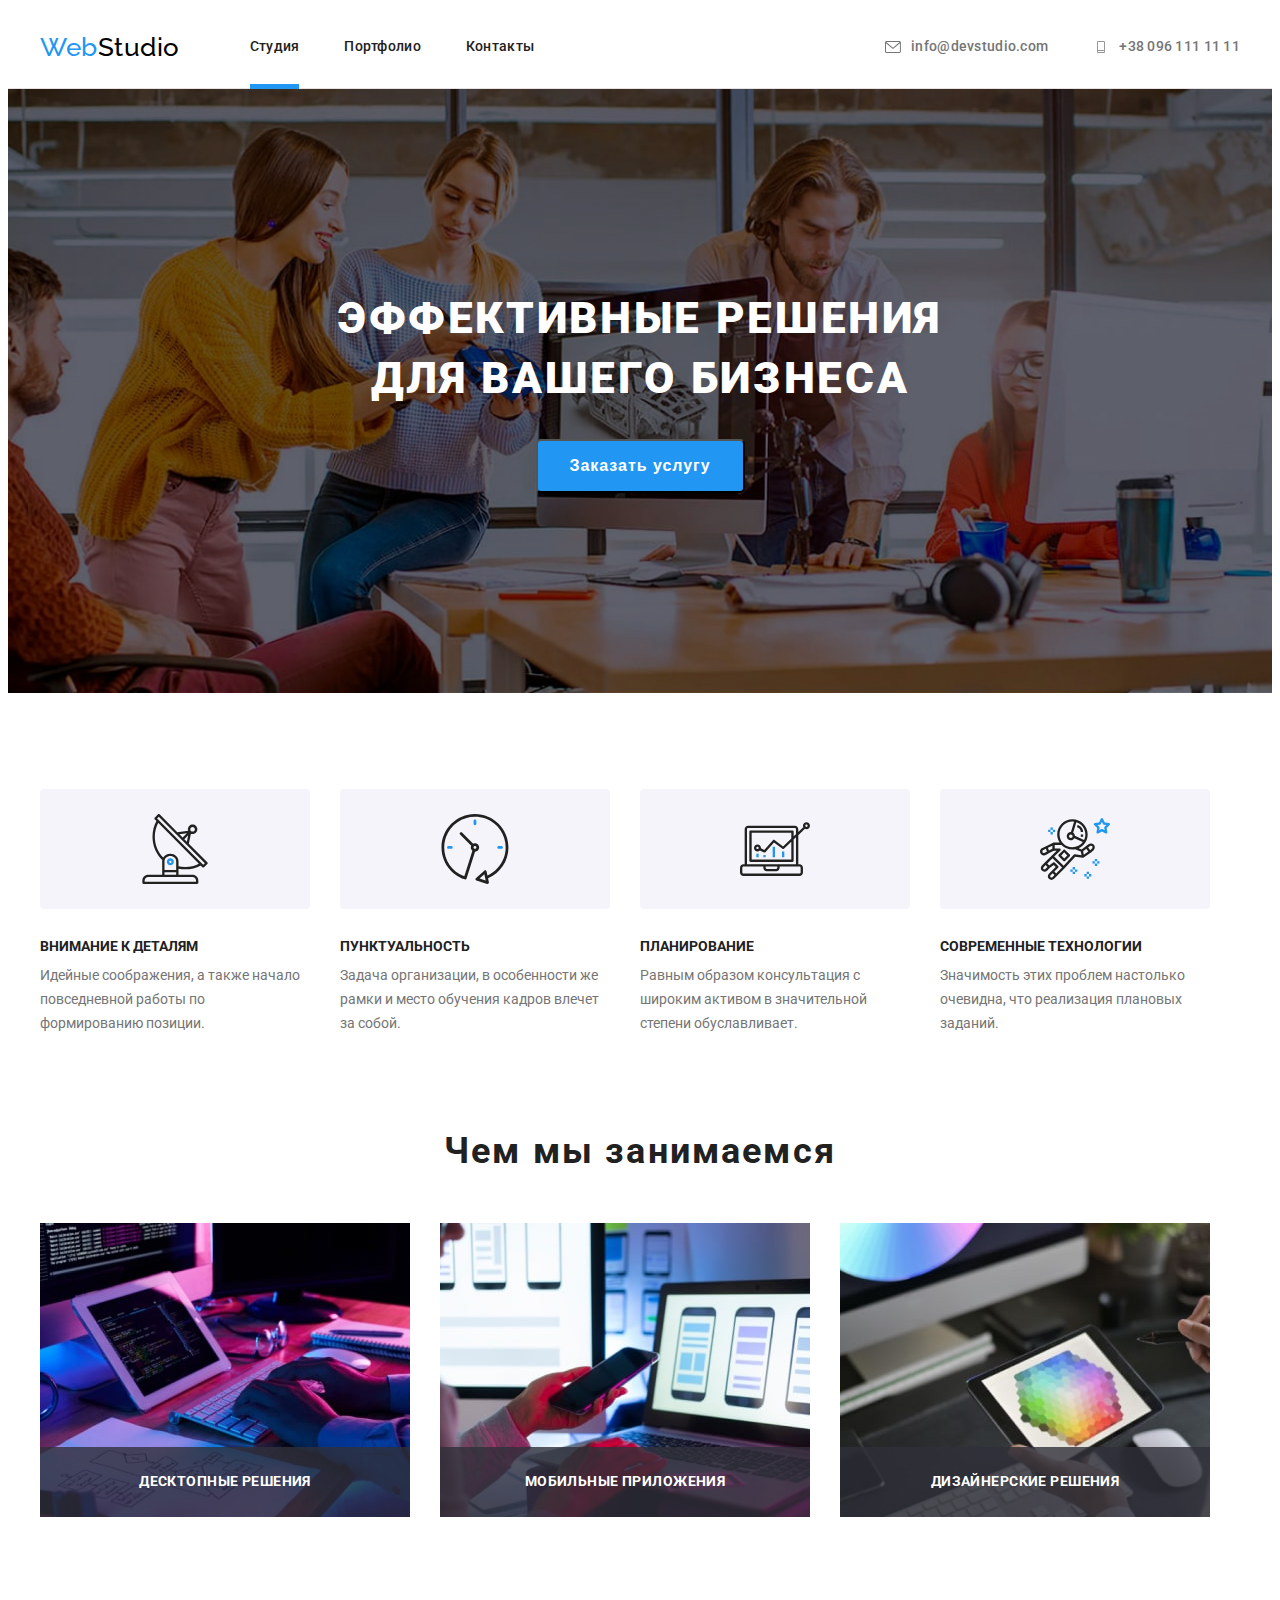
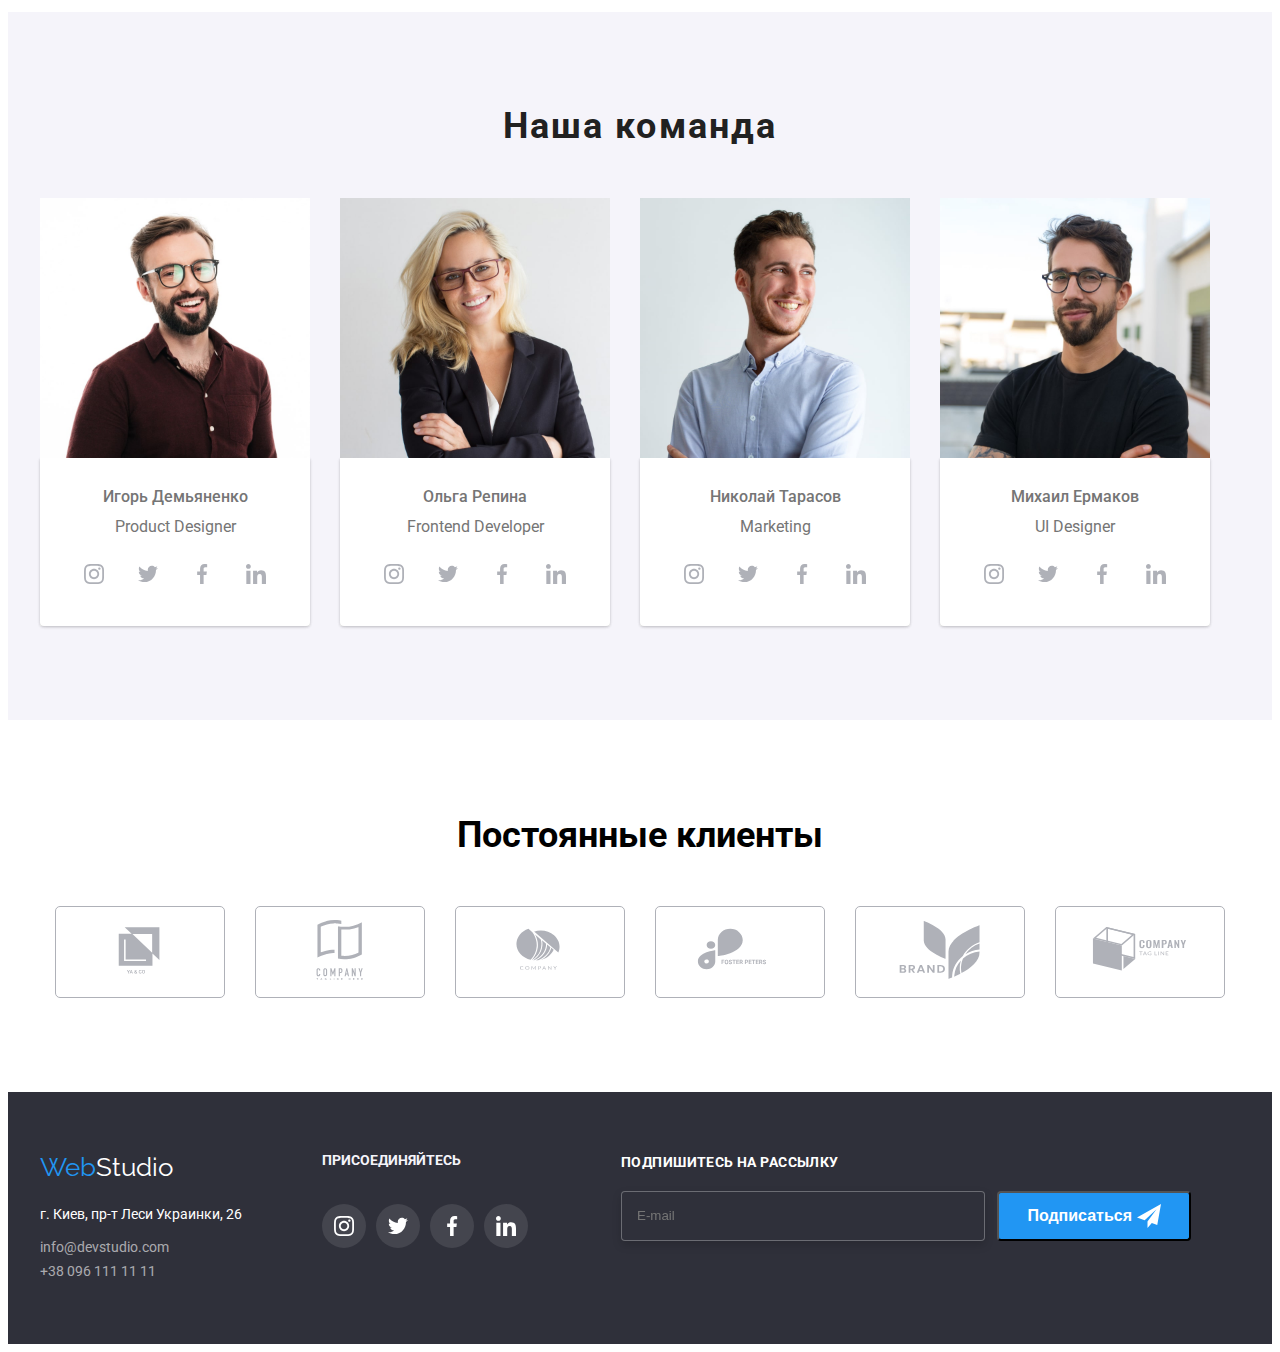
<file: index.html>
<!DOCTYPE html>
<html lang="ru">
<head>
    <meta charset="UTF-8">
    <meta http-equiv="X-UA-Compatible" content="IE=edge">
    <meta name="viewport" content="width=device-width, initial-scale=1.0">
    <title>Document</title>
    <link rel="preconnect" href="https://fonts.googleapis.com">
<link rel="preconnect" href="https://fonts.gstatic.com" crossorigin>
<link href="https://fonts.googleapis.com/css2?family=Raleway:wght@700&family=Roboto:wght@400;500;700;900&display=swap" rel="stylesheet">
<link rel="stylesheet" href="https://cdnjs.cloudflare.com/ajax/libs/modern-normalize/1.1.0/modern-normalize.min.css" integrity="sha512-wpPYUAdjBVSE4KJnH1VR1HeZfpl1ub8YT/NKx4PuQ5NmX2tKuGu6U/JRp5y+Y8XG2tV+wKQpNHVUX03MfMFn9Q==" crossorigin="anonymous" referrerpolicy="no-referrer" />
    <link rel="stylesheet" href="./css/style.css">
    <link rel="stylesheet" href="./css/main.min.css">
</head>
<body>
    <!--Шапка-->
    <header class="header">
       <div class="container headernav">
           <div class="site-navitems">
            <a href="" class="logo site-nav link"> <span class="span-logo">Web</span>Studio</a>
           </div>
          
            <nav class="navigation site-nav">
               <ul class="site-nav list">
                    <li class="site-navitems link underline"> <a href="./index.html" class="current-page linkheader link">Студия</a></li>
                    <li class="site-navitems link underline" >  <a href= "./portfolio.html" class=" linkheader link">Портфолио</a></li>
                    <li class="site-navitems link underline"> <a href="" class=" linkheader  link">Контакты</a></li>
               </ul>
            </nav>    
              <div class="contact site-nav">
                  <ul class="contact-nav list">
                      <li class="site-navitems tel"> 
                       
                          <a  href="mailto:info@devstudio.com" class="linkheader link">
                            <svg class="mail-icon" width="16" height="12"> 
                                <use href="./images/sprite.svg#envelope"></use>
                            </svg>
                              info@devstudio.com</a></li>
                      <li class="site-navitems tel">
                        
                           <a href="tel:+38096111111" class="linkheader link">
                            <svg class="phone-icon" width="16" height="12"> 
                                <use href="./images/sprite.svg#Vectorphone "></use>
                            </svg>
                               +38 096 111 11 11</a></li>
                  </ul>
               </div>
       </div>
      
    </header>
    <main>
        <!-- Секция заговолок-->
           <section class="section">
               <h1 class="main__title">Эффективные решения <br> для вашего бизнеса</h1>
               <button type="button" class="main__button"data-modal-open> Заказать услугу</button>
               <div class="modal__backdrop is-hidden"data-modal>
                   <div class="modal__form">
                       <button type="button" class="modal__btn-modal-close"data-modal-close>
                        <div>
                            <svg class="modal__description-icon" width="18" height="18"> 
                                <use href="./images/sprite.svg#close-black"></use>
                            </svg>
                         </div>
                       </button>
                       

                      <!-- Форма -->
                      <form action="" class="form">
                        <b>Оставте свои даные, мы вам перезвоним</b>
                          <ul class="form__info">
                              <li class="form__contact">
                                  <label class="form__label-form" for="name"> Имя</label>
                                  <input class="form__input-form" type="text" name="name" id="name">
                                  <svg class="form__icon-form" width="18" height="18">
                                      <use href="./images/sprite.svg#person"></use>
                                  </svg>
                                  
                              </li>
                              <li class="form__contact">
                                <label class="form__label-form" for="tel"> Телефон</label>
                                <input class="form__input-form" type="tel" name="tel" id="tel">
                                <svg class="form__icon-form" width="18" height="18">
                                    <use href="./images/sprite.svg#tel"></use>
                                </svg>
                              </li>
                              <li class="form__contact" >
                                <label class="form__label-form" for="email"> Почта</label>
                                <input class="form__input-form" type="email" name="email" id="email">
                                <svg class="form__icon-form" width="18" height="18">
                                    <use href="./images/sprite.svg#email"></use>
                                </svg>
                              </li>
                              <li class="form__contact" >
                                <label for="comment" class="form__label-form">Комментарий</label>
                                <textarea class="form__textarea" name="comment" id="comment" placeholder="Введите текст"></textarea>
                              </li>

                          </ul>

                          <div class="checkbox-inform">
                            <input class="checkbox" type="checkbox" value="policy" name="policy" id="policy">
                            
                            <label class="checkbox-label" for="policy">Соглашаюсь с рассылкой и принимаю</label>
                            <a href=" "> Условия договора</a>
                        </div>
                          <button class="form__form-btn" type="submit">Отправить</button>
                      </form>

                   </div>
               </div>
           </section>

              <!-- Секция-описание -->
         <section class="servies"> 
             <div class="container">
                <h2 class="visually-hidden"> Услуги бизнеса</h2>
                <ul class="title-second list">
                   <li class="servies__li">
                     <div class="servies__icon-image" width="270" height="120">
                        <svg class="servies__description-icon" width="70" height="70"> 
                            <use href="./images/sprite.svg#antenna"></use>
                        </svg>
                     </div>
                     <h3 class="title__second-title">Внимание к деталям</h3>
                        <p class="title__section-description" > Идейные соображения, а также начало повседневной работы по формированию позиции.</p>
                   </li>
                     <li class="servies__li" >
                        <div class="servies__icon-image" width="270" height="120">
                            <svg class="servies__description-icon" width="70" height="70"> 
                                <use href="./images/sprite.svg#clock"></use>
                            </svg>
                         </div>
                     <h3 class="title__second-title">Пунктуальность</h3> 
                     <p class="title__section-description" > Задача организации, в особенности же рамки и место обучения кадров влечет за собой. </p>
                      </li>
                    <li class="servies__li" >
                        <div class="servies__icon-image" width="270" height="120">
                            <svg class="servies__description-icon" width="70" height="70"> 
                                <use href="./images/sprite.svg#diagram"></use>
                            </svg>
                         </div>
                    <h3 class="title__second-title">Планирование</h3>
                    <p class="title__section-description">Равным образом консультация с широким активом в значительной степени обуславливает.</p>
                 </li>
                <li class="servies__li" >
                    <div class="servies__icon-image" width="270" height="120">
                        <svg class="servies__description-icon" width="70" height="70"> 
                            <use href="./images/sprite.svg#astronaut"> </use>
                        </svg>
                     </div>
                    <h3 class="title__second-title" >Современные технологии</h3>
                    <p class="title__section-description" >Значимость этих проблем настолько очевидна, что реализация плановых заданий.</p>
                 </li>
                </ul>
             </div>
                
         </section>
           
          
       <!--Секция описание услуг-->
       <section class="imgsection">
           <div class=" container ">
            <h2 class=" section-title img" >Чем мы занимаемся</h2>
            <ul class=" imgtitle list">
                <li class="itemsimg"> <img src="./images/image1.jpg" alt="печатает на компе" width="370" height="294">
                <div class="overley-text">
                    <p>Десктопные решения</p>
                </div>
            </li>
                <li class="itemsimg" > <img src="./images/image2.jpg" alt="ввод даных" width="370" height="294">
                    <div class="overley-text">
                        <p>Мобильные приложения</p>
                    </div>
            </li>
                <li class="itemsimg" ><img src="./images/image3.jpg" alt="просмотр страниц" width="370" height="294">
                    <div class="overley-text">
                        <p>Дизайнерские решения</p>
                    </div>
            </li>
            </ul>
           </div>  
       </section>
       <!--Команда-->
       <section class="teamsection">
           <div class="container">
            <h2 class="section-title team">Наша команда</h2>
            <ul class="teamtitle list">
                <li class="itemsimg image" > 
                    <img src="./images/img1.jpg" alt="Игорь" width="270" height="260">
                    <div class="team__comanda">
                        <h3 class="team__second-title name">Игорь Демьяненко</h3>
                         <p class="team__page-name">Product Designer </p>
                         <ul class="team__icon-contacts">
                            <li class="team__icon-team"width="206" height="44">
                                <a href="" class="team__icon-team-link">
                                <svg class="team__iconteam" width="20" height="20">
                                 <use href="./images/sprite.svg#instagram"></use>
                             </svg></a>
                         </li>
                             <li class="team__icon-team"width="206" height="44">
                                <a href="" class="team__icon-team-link">
                                <svg class="team__iconteam" width="20" height="20">
                                 <use href="./images/sprite.svg#twitter"></use>
                             </svg></a>
                            </li>
 
                            <li class="team__icon-team"width="206" height="44">
                             <a href="" class="team__icon-team-link">
                             <svg class="team__iconteam" width="20" height="20">
                                 <use href="./images/sprite.svg#facebook"></use>
                             </svg></a>
                         </li> 
 
                         <li class="team__icon-team"width="206" height="44">
                             <a href="" class="team__icon-team-link">
                             <svg class="team__iconteam" width="20" height="20">
                                 <use href="./images/sprite.svg#linkedin"></use>
                             </svg></a>
                         </li>
                         </ul>
                        </div>
                    
                      </li>
                       <li class="itemsimg image">
                        <img src="./images/img2.jpg" alt="Ольга" width="270" height="260">
                        <div class="team__comanda"> 
                        <h3 class="second-title name">Ольга Репина</h3>
                      <p class="team__page-name" >Frontend Developer</p>
                      <ul class="team__icon-contacts">
                        <li class="team__icon-team"width="206" height="44">
                            <a href="" class="team__icon-team-link">
                            <svg class="team__iconteam" width="20" height="20">
                             <use href="./images/sprite.svg#instagram"></use>
                         </svg></a>
                     </li>
                   <li class="team__icon-team"width="206" height="44">
                            <a href="" class="team__icon-team-link">
                            <svg class="team__iconteam" width="20" height="20">
                             <use href="./images/sprite.svg#twitter"></use>
                         </svg></a>
                        </li>

                        <li class="team__icon-team"width="206" height="44">
                         <a href="" class="team__icon-team-link">
                         <svg class="team__iconteam" width="20" height="20">
                             <use href="./images/sprite.svg#facebook"></use>
                         </svg></a>
                     </li> 

                     <li class="team__icon-team"width="206" height="44">
                         <a href="" class="team__icon-team-link">
                         <svg class="team__iconteam" width="20" height="20">
                             <use href="./images/sprite.svg#linkedin"></use>
                         </svg></a>
                     </li>
                     </ul>
                     </div>
                     
                </li>
                <li class="itemsimg image">
                    <img src="./images/img3.jpg" alt="Николай" width="270" height="260">
                    <div class="team__comanda" >
                        <h3 class="second-title name">Николай Тарасов</h3>
                        <p class="team__page-name" >Marketing</p>
                        <ul class="team__icon-contacts">
                            <li class="team__icon-team"width="206" height="44">
                                <a href="" class="team__icon-team-link">
                                <svg class="team__iconteam" width="20" height="20">
                                 <use href="./images/sprite.svg#instagram"></use>
                             </svg>
                            </a>
                         </li>
                       <li class="team__icon-team"width="206" height="44">
                                <a href="" class="team__icon-team-link">
                                <svg class="team__iconteam" width="20" height="20">
                                 <use href="./images/sprite.svg#twitter"></use>
                             </svg>
                            </a>
                            </li>
 
                            <li class="team__icon-team"width="206" height="44">
                             <a href="" class="team__icon-team-link">
                             <svg class="team__iconteam" width="20" height="20">
                                 <use href="./images/sprite.svg#facebook"></use>
                             </svg></a>
                         </li> 
 
                         <li class="team__icon-team"width="206" height="44">
                             <a href="" class="team__icon-team-link">
                             <svg class="team__iconteam" width="20" height="20">
                                 <use href="./images/sprite.svg#linkedin"></use>
                             </svg></a>
                         </li>
                         </ul>

                    </div>
                      
                 </li>
                <li class="itemsimg image" >
                    <img src="./images/img4.jpg" alt="Михаил" width="270" height="260">
                    <div class="team__comanda" >
                        <h3 class="second-title name" >Михаил Ермаков</h3>
                       <p class="team__page-name">UI Designer</p>

                       <ul class="team__icon-contacts">
                           <li class="team__icon-team"width="206" height="44">
                               <a href="" class="team__icon-team-link">
                               <svg class="team__iconteam" width="20" height="20">
                                <use href="./images/sprite.svg#instagram"></use>
                               </svg></a>
                            </li>
                           <li class="team__icon-team" width="206" height="44">
                               <a href="" class="team__icon-team-link">
                               <svg class="team__iconteam" width="20" height="20">
                                <use href="./images/sprite.svg#twitter"></use>
                               </svg></a>
                           </li>

                           <li class="team__icon-team"width="206" height="44">
                                <a href="" class="team__icon-team-link">
                               <svg class="team__iconteam" width="20" height="20">
                                <use href="./images/sprite.svg#facebook"></use>
                               </svg></a>
                        </li> 

                        <li class="team__icon-team"width="206" height="44">
                            <a href="" class="team__icon-team-link">
                            <svg class="team__iconteam" width="20" height="20">
                                <use href="./images/sprite.svg#linkedin"></use>
                            </svg></a>
                        </li>
                        </ul>
                   </div>
                    </div>    
                  </li>
            </ul>
        </div>
       </section>
 
       <section class="clients">
           <div class="container">
            <h2 class="title-section-title team titleclient">Поcтоянные клиенты</h2>
            <ul class="client__section">
                <li class="client__list">
                 <button class="client__icon-button"></a>
                  <svg class="client__icon" width="106" height="60"> 
                  <use href="./images/sprite.svg#Logo-YACO"> </use>
                  </svg>
                </li>
                <li class="client__list" >
                 <button class="client__icon-button">
                  <svg class="client__icon" width="106" height="60"> 
                  <use href="./images/sprite.svg#groupcompanytagline"> </use>
                  </svg>
                </li>
 
                <li class="client__list">
                  <button class="client__icon-button">
                  <svg class="client__icon" width="106" height="60"> 
                  <use href="./images/sprite.svg#Logocomp"> </use>
                  </svg>
                </li>
 
                <li class="client__list" >
                 <button class="client__icon-button">
                  <svg class="client__icon" width="106" height="60"> 
                  <use href="./images/sprite.svg#Logofoster"> </use>
                  </svg>
                </li>
 
                <li class="client__list" >
                 <button class="client__icon-button">
                  <svg class="client__icon" width="106" height="60"> 
                  <use href="./images/sprite.svg#groupbrand"> </use>
                  </svg>
                </li>
 
                <li class="client__list" >
                 <button class="client__icon-button">
                  <svg class="client__icon" width="106" height="60"> 
                  <use href="./images/sprite.svg#Logocompany"> </use>
                  </svg>
                </li>
                
            </ul>
           </div>
       </section>
    </main>

    <!-- Подвал-->
    <footer class=" footer">
        <div class="container">
          <div class="footer__listlogo">
              <div class="footer__logolistfooter">
                <a href=""class="footer__logo"> <span class="footer__span-logo">Web</span>Studio</a>
                <address class=" footer__adress footer-list">
                   <a href="https://goo.gl/maps/pzxFoQpz3jLBa3jg6" target="blank" rel="noopener norefferrer" class="footer__address">г. Киев, пр-т Леси Украинки, 26</a>
                  </address>
                 <div class="footer-list">
                <ul class="contact__navfooter list" >
                  <li> <a href="mailto:info@devstudio.com"class="contact__tellfooter link">info@devstudio.com</a></li>
                  <li > <a href="tel:+38096111111"class=" contact__tellfooter link">+38 096 111 11 11</a></li>
                   </ul> 
           </div>
              </div>       
              <div class="footer-links__iconfooter">
                <h2 class="footer-links__title-footer">Присоединяйтесь</h2>
                <ul class="footer-links__icon-contacts">
                    <li class="footer-links__icon-teamfooter"width="206" height="44">
                        <a href="" class="footer-links__icon-teamfooter-link">
                        <svg class="footer-links__iconteam" width="20" height="20">
                         <use href="./images/sprite.svg#instagram"></use>
                        </svg></a>
                     </li>
                    <li class="footer-links__icon-teamfooter" width="206" height="44">
                        <a href="" class="footer-links__icon-teamfooter-link">
                        <svg class="footer-links__iconteam" width="20" height="20">
                         <use href="./images/sprite.svg#twitter"></use>
                        </svg></a>
                    </li>
    
                    <li class="footer-links__icon-teamfooter"width="206" height="44">
                         <a href="" class="footer-links__icon-teamfooter-link">
                        <svg class="footer-links__iconteam" width="20" height="20">
                         <use href="./images/sprite.svg#facebook"></use>
                        </svg></a>
                 </li> 
    
                 <li class="footer-links__icon-teamfooter"width="206" height="44">
                     <a href="" class="footer-links__icon-teamfooter-link">
                     <svg class="footer-links__iconteam" width="20" height="20">
                         <use href="./images/sprite.svg#linkedin"></use>
                     </svg></a>
                 </li>
                 </ul>
           </div>
           <!--Форма подписки-->
        <div class="subscribe ">
            <b>Подпишитесь на рассылку</b>
            <div class="subscribe-input">
                <input type="email" name="email" placeholder="E-mail" class="sub-field">
                 <button class="subscribe-btn">Подписаться</button>
            </div>
        </div>  


        </div>

      
       
    </footer>
  <script src="./js/modal.js"></script>
</body>

</html>
</file>
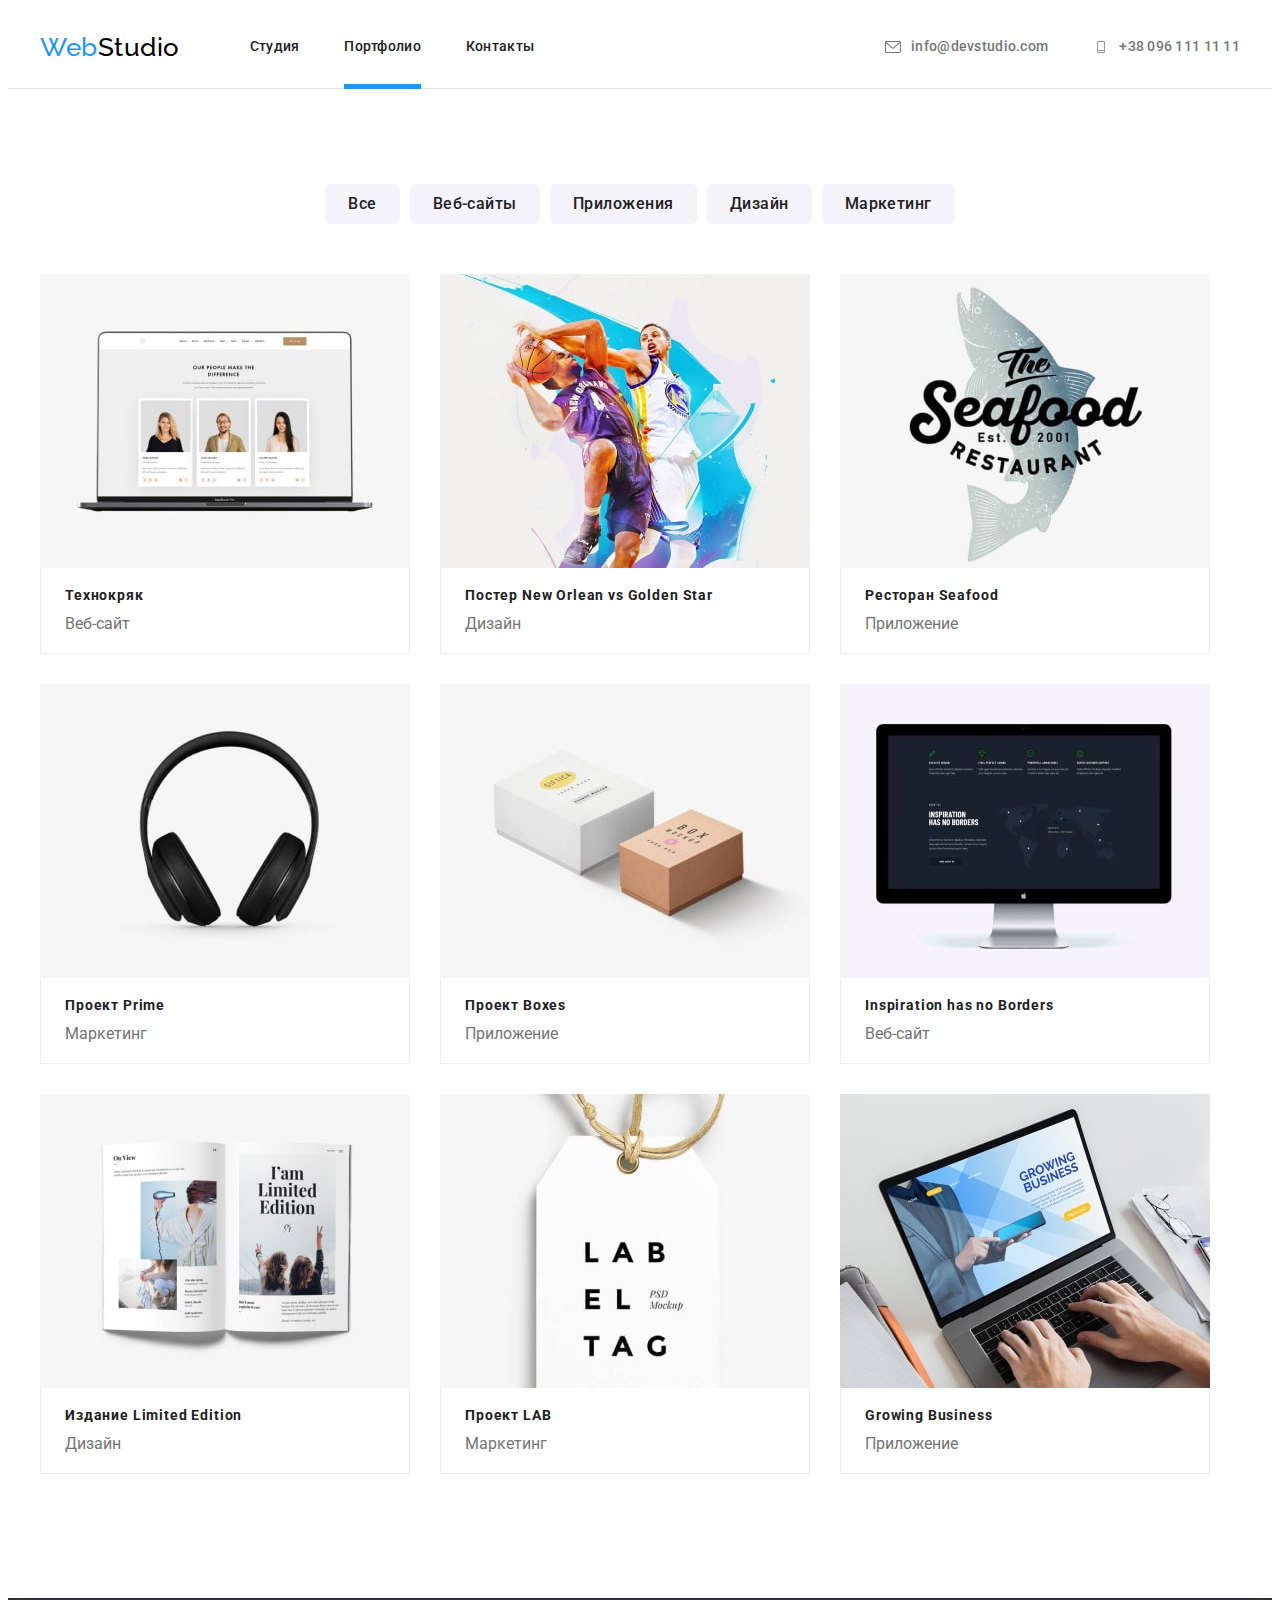
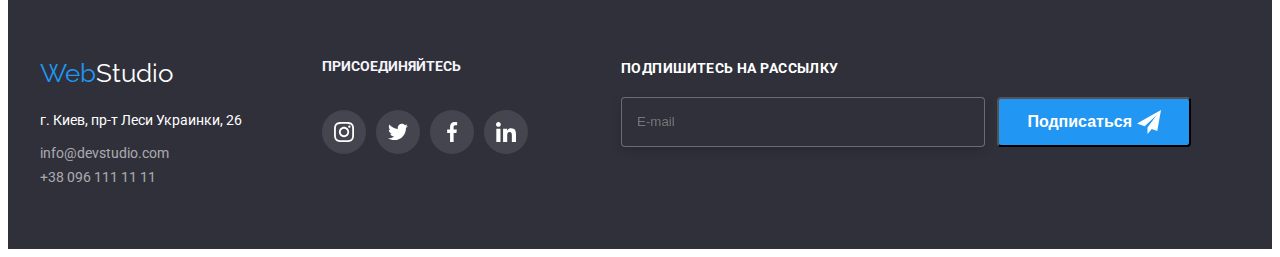
<file: portfolio.html>
<!DOCTYPE html>
<html lang="ru">
<head>
    <meta charset="UTF-8">
    <meta http-equiv="X-UA-Compatible" content="IE=edge">
    <meta name="viewport" content="width=device-width, initial-scale=1.0">
    <title>Document</title>
    <link rel="stylesheet" href="https://cdnjs.cloudflare.com/ajax/libs/modern-normalize/1.1.0/modern-normalize.min.css" integrity="sha512-wpPYUAdjBVSE4KJnH1VR1HeZfpl1ub8YT/NKx4PuQ5NmX2tKuGu6U/JRp5y+Y8XG2tV+wKQpNHVUX03MfMFn9Q==" crossorigin="anonymous" referrerpolicy="no-referrer" />
    <link rel="preconnect" href="https://fonts.googleapis.com">
<link rel="preconnect" href="https://fonts.gstatic.com" crossorigin>
<link href="https://fonts.googleapis.com/css2?family=Raleway:wght@700&family=Roboto:wght@400;500;700;900&display=swap" rel="stylesheet">
    <link rel="stylesheet" href="./css/main.css">
</head>
<body>
    <!--Шапка-->
    <header class="header">
        <div class="container headernav">
            <div class="site-navitems">
             <a href="" class="logo site-nav link"> <span class="span-logo">Web</span>Studio</a>
            </div>
           
             <nav class="navigation site-nav">
                <ul class="site-nav list">
                     <li class="site-navitems link underline"> <a href="./index.html" class="linkheader link">Студия</a></li>
                     <li class="site-navitems link underline" >  <a href= "./portfolio.html" class="current-page linkheader link">Портфолио</a></li>
                     <li class="site-navitems link underline"> <a href="" class="linkheader  link">Контакты</a></li>
                </ul>
             </nav>    
               <div class="contact site-nav">
                   <ul class="contact-nav list">
                       <li class="site-navitems tel"> 
                        
                           <a  href="mailto:info@devstudio.com" class="linkheader link">
                             <svg class="mail-icon" width="16" height="12"> 
                                 <use href="./images/sprite.svg#envelope"></use>
                             </svg>
                               info@devstudio.com</a></li>
                       <li class="site-navitems tel">
                         
                            <a href="tel:+38096111111" class="linkheader link">
                             <svg class="phone-icon" width="16" height="12"> 
                                 <use href="./images/sprite.svg#Vectorphone "></use>
                             </svg>
                                +38 096 111 11 11</a></li>
                   </ul>
                </div>
        </div>
       
     </header>
    <!--Портфолио-->
    <main>
        <section class="portfolio-section">
           <div class="container">
            <h1 class="visually-hidden">Портфолио</h1>
            <ul class="button-list list">
                <li class="btnli">
                    <button type="button" class="btnlist">Все</button>
                </li>
                <li class="btnli">
                    <button type="button" class="btnlist">Веб-сайты</button>
                </li>
                <li class="btnli" >
                    <button type="button" class="btnlist" >Приложения</button>
                </li>
                <li class="btnli" >
                    <button type="button" class="btnlist">Дизайн</button>
                </li>
                <li class="btnli" >
                    <button type="button" class="btnlist">Маркетинг</button>
                </li>
            </ul>
           </div>
          <div class="container">
            <ul class="portfolio-list list">
                <li class="card portfolioli">
                    <div class="portcard">
                        <a href="" class="porfoliolink"></a>
                        <img class="pictureport"src="./portfolimg/imgmin1.jpg" alt="портфолио" width="370" height="294">
                        <div class="text-information">
                            <p>Технокряк это современная площадка распространения коронавируса.
                                 Компании используют эту платформу для цифрового шпионажа и атак
                                  на защищённые сервера конкурентов.</p>
                        </div>
                    </div>
                     
                    <div class="cardli">
                        <h2  class="section-title">Технокряк</h2>
                        <p class="page-name cards">Веб-сайт</p>
                    </div>
                    
                </li>
                <li class="card portfolioli">
                    <div class="portcard">
                        <a href="" class="porfoliolink"></a>
                        <img class="pictureport"src="./portfolimg/imgmin2.jpg" alt="баскетболисты" width="370" height="294"  >
                        <div class="text-information">
                            <p>Технокряк это современная площадка распространения коронавируса.
                                 Компании используют эту платформу для цифрового шпионажа и атак
                                  на защищённые сервера конкурентов.</p>
                        </div>
                    </div>
                  
                    <div class="cardli">
                        <h2 class="section-title" >Постер New Orlean vs Golden Star</h2>
                        <p class="page-name cards">Дизайн</p>
                    </div>
                   
                </li>
                <li class="card portfolioli" >
                    <div class="portcard" >
                        <a href="" class="porfoliolink"></a>
                        <img class="pictureport"src="./portfolimg/imgmin3.jpg" alt="морская еда" width="370" height="294">
                        <div class="text-information">
                            <p>Технокряк это современная площадка распространения коронавируса.
                                 Компании используют эту платформу для цифрового шпионажа и атак
                                  на защищённые сервера конкурентов.</p>
                        </div>
                    </div>
                   
                    <div class="cardli">
                        <h2  class="section-title">Ресторан Seafood</h2>
                        <p class="page-name cards" >Приложение</p>
                    </div>
                   
                </li>
                <li class="card portfolioli">
                    <div class="portcard" >
                        <a href="" class="porfoliolink"></a>
                        <img class="pictureport" src="./portfolimg/imgmin4.jpg" alt="наушники" width="370" height="294">
                        <div class="text-information">
                            <p>Технокряк это современная площадка распространения коронавируса.
                                 Компании используют эту платформу для цифрового шпионажа и атак
                                  на защищённые сервера конкурентов.</p>
                        </div>
                    </div>
                   
                    <div class="cardli">
                        <h2 class="section-title" >Проект Prime</h2>
                        <p class="page-name cards " >Маркетинг</p>
                    </div>
                    
                </li>
                <li class="card portfolioli" >
                    <div class="portcard" >
                        <a href="" class="porfoliolink"></a>
                        <img class="pictureport" src="./portfolimg/imgmin5.jpg" alt="коробки" width="370" height="294">
                        <div class="text-information">
                            <p>Технокряк это современная площадка распространения коронавируса.
                                 Компании используют эту платформу для цифрового шпионажа и атак
                                  на защищённые сервера конкурентов.</p>
                        </div>
                    </div>
                    
                    <div class="cardli" >
                        <h2 class="section-title" >Проект Boxes</h2>
                        <p class="page-name cards ">Приложение</p>
                    </div>
                    
                </li>
                <li class="card portfolioli" >
                    <div class="portcard" >
                        <a href="" class="porfoliolink"></a>
                        <img class="pictureport" src="./portfolimg/imgmin6.jpg" alt="компютер" width="370" height="294">
                        <div class="text-information">
                            <p>Технокряк это современная площадка распространения коронавируса.
                                 Компании используют эту платформу для цифрового шпионажа и атак
                                  на защищённые сервера конкурентов.</p>
                        </div>
                    </div>
                   
                    <div class="cardli">
                        <h2 class="section-title">Inspiration has no Borders</h2>
                        <p class="page-name cards" >Веб-сайт</p>
                    </div>
                    
                </li>
                <li class="card portfolioli" >
                    <div class="portcard" >
                        <a href="" class="porfoliolink"></a>  
                        <img class="pictureport" src="./portfolimg/imgmin7.jpg" alt="книга" width="370" height="294">
                        <div class="text-information">
                            <p>Технокряк это современная площадка распространения коронавируса.
                                 Компании используют эту платформу для цифрового шпионажа и атак
                                  на защищённые сервера конкурентов.</p>
                        </div>
                    </div>
                    
                    <div class="cardli">
                        <h2 class="section-title" >Издание Limited Edition</h2>
                        <p class="page-name cards">Дизайн</p>
                    </div>
                    
                </li>
                <li class="card portfolioli" >
                    <div class="portcard" >
                        <a href="" class="porfoliolink"></a>
                        <img class="pictureport" src="./portfolimg/imgmin8.jpg" alt="лейбел" width="370" height="294">
                        <div class="text-information">
                            <p>Технокряк это современная площадка распространения коронавируса.
                                 Компании используют эту платформу для цифрового шпионажа и атак
                                  на защищённые сервера конкурентов.</p>
                        </div>
                    </div>
                    
                    <div class="cardli" >
                        <h2 class="section-title" >Проект LAB</h2>
                        <p class="page-name cards" >Маркетинг</p>
                    </div>
                   
                </li>
                <li class="card portfolioli">
                    <div class="portcard">
                        <a href="" class="porfoliolink"></a>
                        <img class="pictureport" src="./portfolimg/imgmin9.jpg" alt="печатает на компе" width="370" height="294">
                        <div class="text-information">
                            <p>Технокряк это современная площадка распространения коронавируса.
                                 Компании используют эту платформу для цифрового шпионажа и атак
                                  на защищённые сервера конкурентов.</p>
                        </div>
                    </div>
                    
                    <div class="cardli" >
                        <h2 class="section-title" >Growing Business</h2>
                        <p class="page-name cards " >Приложение</p>
                    </div>
                  
                </li>
            </ul>  

          </div>
           
        </section>
    </main>
    <!-- Подвал-->
    <footer class=" footer">
        <div class="container">
            <div class="footer__listlogo">
                <div class="footer__logolistfooter">
                  <a href=""class="footer__logo"> <span class="footer__span-logo">Web</span>Studio</a>
                  <address class=" footer__adress footer-list">
                     <a href="https://goo.gl/maps/pzxFoQpz3jLBa3jg6" target="blank" rel="noopener norefferrer" class="footer__address">г. Киев, пр-т Леси Украинки, 26</a>
                    </address>
                   <div class="footer-list">
                  <ul class="contact__navfooter list" >
                    <li> <a href="mailto:info@devstudio.com"class="contact__tellfooter link">info@devstudio.com</a></li>
                    <li > <a href="tel:+38096111111"class=" contact__tellfooter link">+38 096 111 11 11</a></li>
                     </ul> 
             </div>
                </div>       
                <div class="footer-links__iconfooter">
                  <h2 class="footer-links__title-footer">Присоединяйтесь</h2>
                  <ul class="footer-links__icon-contacts">
                      <li class="footer-links__icon-teamfooter"width="206" height="44">
                          <a href="" class="footer-links__icon-teamfooter-link">
                          <svg class="footer-links__iconteam" width="20" height="20">
                           <use href="./images/sprite.svg#instagram"></use>
                          </svg></a>
                       </li>
                      <li class="footer-links__icon-teamfooter" width="206" height="44">
                          <a href="" class="footer-links__icon-teamfooter-link">
                          <svg class="footer-links__iconteam" width="20" height="20">
                           <use href="./images/sprite.svg#twitter"></use>
                          </svg></a>
                      </li>
      
                      <li class="footer-links__icon-teamfooter"width="206" height="44">
                           <a href="" class="footer-links__icon-teamfooter-link">
                          <svg class="footer-links__iconteam" width="20" height="20">
                           <use href="./images/sprite.svg#facebook"></use>
                          </svg></a>
                   </li> 
      
                   <li class="footer-links__icon-teamfooter"width="206" height="44">
                       <a href="" class="footer-links__icon-teamfooter-link">
                       <svg class="footer-links__iconteam" width="20" height="20">
                           <use href="./images/sprite.svg#linkedin"></use>
                       </svg></a>
                   </li>
                   </ul>
             </div>
             <!--Форма подписки-->
          <div class="subscribe ">
              <b>Подпишитесь на рассылку</b>
              <div class="subscribe-input">
                  <input type="email" name="email" placeholder="E-mail" class="sub-field">
                   <button class="subscribe-btn">Подписаться</button>
              </div>
          </div>  
  
  
          </div>
  
    </footer>
    
</body>
</file>
<file: css/style.css>
/*  HEADER/
     /*NAV*/

 

    /* SECTION-MAIN*/
    
    
    
   
    
    
    /* Постоянные клиенты */
   



    /* FOOTER*/

   
   
    
    /* PORTFOLIO*/
</file>
<file: css/main.css>
@charset "UTF-8";
:root {
  --title-white-color:#FFFFFF;
  --title-black-color:#212121;
  --link-blue-color: #2196F3;
  --logo-black-color:#000000;
  --text-gray-color:#757575;
}

body {
  background-color: var(--title-white-color);
  color: var(--text-gray-color);
  font-family: Roboto, sans-serif;
}

body h1, body h2, body h3, body p {
  margin: 0;
  padding: 0;
}

body ul {
  margin: 0;
  padding: 0;
}

body img {
  display: block;
}

.visually-hidden {
  width: 1px;
  height: 1px;
  overflow: hidden;
  padding: 0;
}

.header .logo {
  color: var(--logo-black-color);
  font-family: Raleway;
  font-size: 26px;
  line-height: 1.19;
  text-decoration: none;
}

.header .span-logo {
  color: var(--link-blue-color);
}

.header .span-logo:hover {
  color: var(--logo-black-color);
  transition: color 250ms cubic-bezier(0.4, 0, 0.2, 1);
}

.logo {
  display: inline-block;
}

.logo:hover {
  color: var(--link-blue-color);
  transition: color 250ms cubic-bezier(0.4, 0, 0.2, 1);
}

.footer__listlogo {
  display: flex;
}

.footer .footer__logo {
  color: var(--title-white-color);
  font-family: Raleway;
  font-size: 26px;
  line-height: 1.19;
  text-decoration: none;
  display: inline-block;
}

.footer .footer__logo:hover {
  color: var(--link-blue-color);
}

.footer .footer__span-logo {
  color: var(--link-blue-color);
  transition: color 250ms cubic-bezier(0.4, 0, 0.2, 1);
}

.footer .footer__span-logo:hover {
  color: var(--title-white-color);
}

.container {
  width: 1200px;
  padding-left: 15px;
  padding-right: 15px;
  margin-left: auto;
  margin-right: auto;
}

.header {
  padding-top: 24px;
  padding-bottom: 25px;
  border-bottom: 1px solid #e7e1e1;
}

.headernav {
  display: flex;
  align-items: center;
}

.list {
  list-style: none;
}

.link {
  text-decoration: none;
}

.current-page {
  text-decoration: none;
  position: relative;
  color: var(--link-blue-color);
}

.current-page::after {
  display: inline-block;
  position: absolute;
  top: 45px;
  left: 0;
  /*изменить на right:0;, чтобы изменить направление подчёркивания */
  width: 100%;
  /*задаём длинну линии до наведения курсора*/
  height: 5px;
  /*задаём ширину линии*/
  background-color: var(--link-blue-color);
  /*задаём цвет линии*/
  content: "";
}

.site-nav {
  display: flex;
  font-weight: 500;
  font-size: 14px;
  line-height: 1.14;
  letter-spacing: 0.02em;
  text-decoration: none;
}

.navigation {
  margin-left: 70px;
}

.site-nav .link {
  color: var(--title-black-color);
  display: flex;
  transition: color 250ms cubic-bezier(0.4, 0, 0.2, 1);
}

.site-nav :not(:last-child) {
  margin-right: 45px;
}

.contact-nav,
.site-nav {
  display: flex;
}

.contact {
  margin-left: auto;
}

.contact-nav .link {
  color: #757575;
  font-style: 400;
  font-weight: 500;
  font-size: 14px;
  line-height: 1.14;
  transition: color 250ms cubic-bezier(0.4, 0, 0.2, 1);
}

.site-nav .link:hover,
.site-nav .link:focus {
  color: var(--link-blue-color);
}

.contact-nav .link:hover,
.contact-nav .link:focus {
  color: var(--link-blue-color);
}

.mail-icon, .phone-icon {
  display: flex;
}

.mail-icon,
.phone-icon {
  display: flex;
  fill: currentColor;
  margin-right: 10px;
}

.link, .mail-icon, .phone-icon {
  display: flex;
  align-items: center;
}

.section {
  background-color: #2f303a;
  margin-top: 0;
  margin-bottom: 0;
  text-align: center;
  padding-top: 200px;
  padding-bottom: 200px;
  max-width: 1600px;
  margin-right: auto;
  margin-left: auto;
  background: linear-gradient(to right, rgba(0, 0, 0, 0.3), rgba(0, 0, 0, 0.3)), url("../images/imghero.jpg");
  background-position: center;
  background-repeat: no-repeat;
  background-size: cover;
}

.section .main__title {
  color: var(--title-white-color);
  font-weight: 900;
  font-size: 44px;
  line-height: 1.36;
  letter-spacing: 0.06em;
  text-transform: uppercase;
  margin-top: 0;
}

.section .main__button {
  color: var(--title-white-color);
  background-color: var(--link-blue-color);
  font-weight: 700;
  font-size: 16px;
  margin-top: 30px;
  line-height: 1.87;
  letter-spacing: 0.06em;
  border-radius: 5px;
  padding: 10px 32px;
}

.modal__backdrop {
  position: fixed;
  z-index: 2;
  top: 0;
  left: 0;
  height: 100%;
  width: 100%;
  background-color: rgba(0, 0, 0, 0.4);
  transform-origin: top;
  transform: translatey(0);
  transition: opacity 250ms cubic-bezier(0.4, 0, 0.2, 1), transform 250ms cubic-bezier(0.4, 0, 0.2, 1);
}

.modal__backdrop.is-hidden {
  opacity: 1;
  transform: scaley(0);
  transform: translateY(-100%);
  pointer-events: none;
}

.modal__form {
  position: absolute;
  top: 50%;
  left: 50%;
  transform: translate(-50%, -50%);
  z-index: 3;
  width: 528px;
  height: 581px;
  box-sizing: border-box;
  background: #FFFFFF;
  box-shadow: 0px 1px 3px rgba(0, 0, 0, 0.12), 0px 1px 3px rgba(0, 0, 0, 0.14), 0px 1px 3px rgba(0, 0, 0, 0.2);
  border-radius: 4px;
  padding-top: 50px;
  padding: 40px;
  text-align: center;
  transition: transform 250ms cubic-bezier(0.4, 0, 0.2, 1);
}

.modal__form .modal__description-icon {
  fill: #000000;
  display: flex;
  justify-content: center;
  text-align: center;
}

.modal__form .modal__btn-modal-close {
  position: absolute;
  top: 8px;
  right: 8px;
  display: flex;
  padding: 0;
  margin: 0;
  cursor: pointer;
  background-color: #FFFFFF;
  border: 1px solid rgba(0, 0, 0, 0.1);
  border-radius: 50%;
  align-items: center;
  justify-content: center;
  box-sizing: border-box;
  width: 30px;
  height: 30px;
}

.modal__form .modal__btn-modal-close:hover .modal__description-icon {
  fill: #2196F3;
}

/*Форма*/
.form {
  display: flex;
  flex-direction: column;
}

.form b {
  font-weight: 700;
  font-size: 20px;
  line-height: 1.15;
  text-align: center;
  letter-spacing: 0.03em;
  color: #212121;
  margin-bottom: 12px;
}

.form .form__info {
  list-style: none;
}

.form .form__contact {
  position: relative;
  display: flex;
  flex-direction: column;
  margin-bottom: 10px;
}

.form .form__label-form {
  margin-right: 463px;
  text-align: start;
  font-weight: 400;
  font-size: 12px;
  line-height: 14.06px;
  color: #757575;
}

.form__input-form {
  height: 40px;
  padding-left: 42px;
  box-sizing: border-box;
  border: 1px solid rgba(33, 33, 33, 0.2);
  border-radius: 4px;
  transition: border-color 1px solid rgba(33, 33, 33, 0.2);
}

.form__input-form:focus, .form__input-form:active {
  border-color: var(--link-blue-color);
}

.form__icon-form {
  position: absolute;
  top: 30%;
  left: 15px;
  transform: translateY(50%);
  transition: fill 250ms cubic-bezier(0.4, 0, 0.2, 1);
}

.form__input-form:focus + .form__icon-form,
.form__input-form:active + .form__icon-form {
  fill: var(--link-blue-color);
}

.form__textarea {
  resize: none;
  font-size: 14px;
  line-height: 16px;
  letter-spacing: 0.01em;
  color: rgba(117, 117, 117, 0.5);
  height: 120px;
  margin-bottom: 20px;
  padding: 12px;
  border: 1px solid rgba(33, 33, 33, 0.2);
  box-sizing: border-box;
  border-radius: 4px;
  transition: border-color 1px solid rgba(33, 33, 33, 0.2);
}

.form__textarea:focus {
  color: var(--title-black-color);
}

.checkbox-inform {
  display: flex;
  align-items: center;
  position: relative;
  margin-bottom: 30px;
  padding-left: 23px;
}

.checkbox-inform a {
  color: var(--link-blue-color);
  font-size: 14px;
  align-items: center;
}

.checkbox {
  position: absolute;
  -moz-apperance: none;
  -webkit-appearance: none;
  appearance: none;
}

.checkbox-label {
  display: flex;
  flex-direction: row;
  justify-content: start;
  align-items: center;
  font-size: 14px;
  line-height: 24px;
  letter-spacing: 0.03em;
}

.checkbox-label::before {
  content: ' ';
  display: block;
  width: 16px;
  height: 16px;
  border: 1px solid var(--logo-black-color);
  border-radius: 2px;
  margin-right: 5px;
}

.checkbox:checked + .checkbox-label::before {
  background: var(--link-blue-color);
  background-image: url(../images/ckeckbox.svg);
  background-repeat: no-repeat;
  background-size: cover;
  background-position: center;
  border: 2px solid var(--link-blue-color);
}

.form__form-btn {
  width: 200px;
  height: 50px;
  margin-left: auto;
  margin-right: auto;
  padding: 0;
  cursor: pointer;
  font-weight: bold;
  font-size: 16px;
  text-align: center;
  line-height: 1.86;
  letter-spacing: 0.06em;
  color: var(--title-white-color);
  background-color: var(--link-blue-color);
  border-radius: 4px;
  border: none;
  box-shadow: 0px 4px 4px rgba(0, 0, 0, 0.15);
}

.title__second-title {
  color: var(--title-black-color);
  font-weight: 700;
  font-size: 14px;
  line-height: 1.14;
  text-transform: uppercase;
  margin-bottom: 10px;
}

.title__section-description {
  font-weight: 400;
  font-size: 14px;
  line-height: 1.71;
}

.servies__icon-image {
  width: 270px;
  height: 120px;
  margin-bottom: 30px;
  background: #F5F4FA;
  border-radius: 4px;
  display: inline-flex;
  justify-content: center;
  align-items: center;
}

.servies {
  padding-top: 95px;
}

.servies__li {
  width: 270px;
}

.servies__li:not(:last-child) {
  margin-right: 30px;
}

.section-title {
  color: var(--title-black-color);
  font-weight: 700;
  font-size: 18px;
  line-height: 2.00;
  letter-spacing: 0.06em;
  color: var(--title-black-color);
  font-weight: 700;
  font-size: 14px;
  line-height: 1.14;
  margin-bottom: 10px;
}

.imgsection {
  padding-top: 95px;
  padding-bottom: 95px;
}

.name {
  padding-bottom: 10px;
  text-align: center;
}

.name .page-name {
  text-align: center;
  font-size: 16px;
  line-height: 1.18;
}

.section-description {
  font-weight: 400;
  font-size: 14px;
  line-height: 1.71;
}

.list {
  display: flex;
}

.itemsimg:not(:last-child) {
  margin-right: 30px;
}

.itemsimg {
  position: relative;
}

.itemsimg .overley-text {
  position: absolute;
  bottom: 0;
  width: 100%;
  color: #FFFFFF;
  padding-top: 27px;
  padding-bottom: 27px;
  background-color: rgba(47, 48, 58, 0.8);
  text-transform: uppercase;
  text-align: center;
  letter-spacing: 0.03em;
  line-height: 1.14;
  font-size: 14px;
  font-weight: 700;
}

.teamsection {
  padding-top: 94px;
  padding-bottom: 94px;
  background-color: #F5F4FA;
}

.teamsection .image {
  background-color: #FFFFFF;
  width: 270px;
}

.img,
.team {
  margin-bottom: 50px;
  font-weight: 700;
  font-size: 36px;
  line-height: 1.16;
  text-align: center;
}

.name {
  font-weight: 500;
  font-size: 16px;
  line-height: 1.18;
  text-transform: inherit;
}

.team__comanda {
  padding-top: 30px;
  padding-bottom: 30px;
  background-color: white;
  box-shadow: 0px 1px 3px rgba(0, 0, 0, 0.12), 0px 1px 3px rgba(0, 0, 0, 0.12);
  border-radius: 0px 0px 4px 4px;
  margin-right: auto;
  margin-left: auto;
}

.team__page-name {
  text-align: center;
}

.team__icon-contacts {
  display: flex;
  list-style: none;
  align-items: center;
  justify-content: center;
  padding-top: 16px;
  margin: 0;
}

.team__icon-team:not(:last-child) {
  margin-right: 10px;
}

.team__icon-team-link {
  display: flex;
  align-items: center;
  justify-content: center;
  padding: 0;
  margin: 0;
  border: none;
  border-radius: 50%;
  width: 44px;
  height: 44px;
  background-color: #FFFFFF;
  cursor: pointer;
  object-fit: contain;
  fill: #AFB1B8;
  transition: background-color 250ms cubic-bezier(0.4, 0, 0.2, 1), fill 250ms cubic-bezier(0.4, 0, 0.2, 1);
}

.team__icon-team-link:hover, .team__icon-team-link:focus {
  fill: #FFFFFF;
  background-color: var(--link-blue-color);
}

.clients {
  padding-top: 94px;
  padding-bottom: 94px;
}

.clients .titleclient {
  font-size: 36px;
  line-height: 1.17;
  letter-spacing: 0,3em;
  color: black;
}

.clients .client__section {
  display: flex;
  justify-content: center;
  flex-direction: row;
}

.clients .client__list {
  list-style-type: none;
}

.clients .client__list:not(:last-child) {
  margin-right: 30px;
}

.client__icon-button {
  margin: 0;
  padding: 0;
  width: 170px;
  height: 92px;
  border: 1px solid #afb1b8;
  border-radius: 5px;
  background-color: #FFFFFF;
  cursor: pointer;
  fill: #afb1b8;
  transition: fill 250ms cubic-bezier(0.4, 0, 0.2, 1), background-color 250ms cubic-bezier(0.4, 0, 0.2, 1);
}

.client__icon-button:hover, .client__icon-button:focus {
  fill: var(--link-blue-color);
  border-color: var(--link-blue-color);
}

.footer {
  background-color: #2f303a;
  padding-top: 60px;
  padding-bottom: 60px;
}

.footer__address {
  text-decoration: none;
  color: var(--title-white-color);
  font-size: 14px;
  line-height: 1.71;
  font-style: normal;
  display: block;
  margin-top: 20px;
  margin-bottom: 9px;
  transition: color 250ms cubic-bezier(0.4, 0, 0.2, 1);
}

.footer-list .footer__address:hover,
.footer-list .footer__address:focus {
  color: var(--link-blue-color);
}

.footer-list .link {
  color: rgba(255, 255, 255, 0.6);
  font-size: 14px;
  line-height: 1.71;
  text-decoration: none;
}

.contact__navfooter {
  display: block;
  flex-direction: column;
  margin-top: 0px;
  margin-bottom: 0px;
  padding-left: 0px;
}

.telmailli:not(:last-child) {
  margin-bottom: 9px;
}

/*соцсети*/
.footer-links__icon-contacts {
  display: flex;
  justify-content: flex-start;
  justify-content: space-between;
}

.footer-links__iconfooter {
  display: flex;
  flex-direction: column;
  margin-left: 80px;
}

.footer-links__title-footer {
  font-size: 14px;
  line-height: 1,72;
  letter-spacing: 0,03em;
  color: #F5F4FA;
  text-transform: uppercase;
  margin-bottom: 20px;
}

.footer-links__title-footer:not(:last-child) {
  margin-right: 10px;
}

.footer-links__icon-teamfooter-link {
  display: flex;
  align-items: center;
  justify-content: center;
  padding: 0;
  margin: 0;
  border: none;
  border-radius: 50%;
  width: 44px;
  height: 44px;
  background-color: rgba(255, 255, 255, 0.1);
  cursor: pointer;
  object-fit: contain;
  fill: var(--title-white-color);
  transition: fill 250ms cubic-bezier(0.4, 0, 0.2, 1), background-color 250ms cubic-bezier(0.4, 0, 0.2, 1);
}

.footer-links__icon-teamfooter-link:hover, .footer-links__icon-teamfooter-link:focus {
  fill: #FFFFFF;
  background-color: var(--link-blue-color);
}

.footer-links__icon-contacts {
  display: flex;
  list-style: none;
  align-items: center;
  justify-content: center;
  padding-top: 16px;
  margin: 0;
}

.footer-links__icon-teamfooter:not(:last-child) {
  margin-right: 10px;
}

.subscribe {
  width: 570px;
  margin-left: 93px;
}

.subscribe b {
  display: inline-block;
  margin-bottom: 20px;
  font-weight: 700;
  font-size: 14px;
  line-height: 1.14;
  letter-spacing: 0.03em;
  text-transform: uppercase;
  color: var(--title-white-color);
}

.subscribe-input {
  display: flex;
  justify-content: space-between;
}

.subscribe-btn {
  display: flex;
  align-items: center;
  flex-basis: 200px;
  height: 50px;
  padding: 10px 28px;
  background-color: var(--link-blue-color);
  border-radius: 4px;
  font-weight: 700;
  font-size: 16px;
  line-height: 1.87;
  text-align: center;
  color: var(--title-white-color);
  cursor: pointer;
}

.subscribe-btn::after {
  content: " ";
  width: 24px;
  height: 24px;
  display: inline-block;
  margin-left: 5px;
  background: url(../images/icon-send.svg);
}

.sub-field {
  flex-basis: 100%;
  padding: 15px;
  margin-right: 12px;
  background-color: #2f303a;
  color: var(--title-white-color);
  border: 1px solid rgba(250, 250, 250, 0.3);
  box-sizing: border-box;
  border-radius: 4px;
  filter: drop-shadow(0px 4px 4px rgba(0, 0, 0, 0.15));
}

.portfolio-section {
  padding-top: 94px;
  padding-bottom: 94px;
}

.btnlist {
  color: var(--title-black-color);
  background-color: #F5F4FA;
  font-family: Roboto, sans-serif;
  cursor: pointer;
  font-weight: 500;
  font-size: 16px;
  line-height: 1.62;
  letter-spacing: 0.03em;
  border-radius: 5px;
  border: 1px solid transparent;
  transition: color 250ms cubic-bezier(0.4, 0, 0.2, 1), bacground-color 250ms cubic-bezier(0.4, 0, 0.2, 1);
}

.button-list {
  justify-content: center;
  margin-bottom: 50px;
}

.btnli:not(:last-child) {
  margin-right: 10px;
}

.btnlist {
  padding: 6px 22px;
}

.portfolio-section .btnlist:hover,
.portfolio-section .btnlist:focus {
  background-color: var(--link-blue-color);
  color: var(--title-white-color);
  box-shadow: 0px 4px 4px rgba(0, 0, 0, 0.25), 0px 4px 4px rgba(0, 0, 0, 0.25);
}

.portfolio-list {
  display: flex;
  flex-wrap: wrap;
  margin-left: -30px;
}

.portfolioli {
  width: 370px;
}

.portfolioli {
  margin-left: 30px;
  margin-bottom: 30px;
}

.portfolioli:hover, .portfolioli:focus {
  box-shadow: 0px 1px 1px rgba(0, 0, 0, 0.12), 1px 4px 6px rgba(0, 0, 0, 0.16);
  cursor: pointer;
}

.cards {
  text-align: start;
}

.cardli {
  padding: 20px 24px;
  border-bottom: #EEEEEE solid;
  border-left: #EEEEEE solid;
  border-right: #EEEEEE solid;
  border-width: 1px;
}

.portcard {
  position: relative;
  overflow: hidden;
}

.portcard:hover .text-information,
.portcard:focus .text-information {
  transform: translateY(0%);
}

.text-information {
  position: absolute;
  height: 100%;
  top: 0;
  left: 0;
  overflow: auto;
  display: flex;
  align-items: center;
  padding-right: 24px;
  padding-left: 24px;
  background-color: rgba(33, 150, 243, 0.9);
  transform: translateY(100%);
  transition: transform 500ms linear;
}

.text-information p {
  color: #FFFFFF;
  font-weight: 400;
  font-size: 18px;
  line-height: 1.56;
  letter-spacing: 0,03em;
}
/*# sourceMappingURL=main.css.map */
</file>
<file: css/main.min.css>
:root{--title-white-color:#FFFFFF;--title-black-color:#212121;--link-blue-color: #2196F3;--logo-black-color:#000000;--text-gray-color:#757575}body{background-color:var(--title-white-color);color:var(--text-gray-color);font-family:Roboto, sans-serif}body h1,body h2,body h3,body p{margin:0;padding:0}body ul{margin:0;padding:0}body img{display:block}.visually-hidden{width:1px;height:1px;overflow:hidden;padding:0}.header .logo{color:var(--logo-black-color);font-family:Raleway;font-size:26px;line-height:1.19;text-decoration:none}.header .span-logo{color:var(--link-blue-color)}.header .span-logo:hover{color:var(--logo-black-color);transition:color 250ms cubic-bezier(0.4, 0, 0.2, 1)}.logo{display:inline-block}.logo:hover{color:var(--link-blue-color);transition:color 250ms cubic-bezier(0.4, 0, 0.2, 1)}.footer__listlogo{display:flex}.footer .footer__logo{color:var(--title-white-color);font-family:Raleway;font-size:26px;line-height:1.19;text-decoration:none;display:inline-block}.footer .footer__logo:hover{color:var(--link-blue-color)}.footer .footer__span-logo{color:var(--link-blue-color);transition:color 250ms cubic-bezier(0.4, 0, 0.2, 1)}.footer .footer__span-logo:hover{color:var(--title-white-color)}.container{width:1200px;padding-left:15px;padding-right:15px;margin-left:auto;margin-right:auto}.header{padding-top:24px;padding-bottom:25px;border-bottom:1px solid #e7e1e1}.headernav{display:flex;align-items:center}.list{list-style:none}.link{text-decoration:none}.current-page{text-decoration:none;position:relative;color:var(--link-blue-color)}.current-page::after{display:inline-block;position:absolute;top:45px;left:0;width:100%;height:5px;background-color:var(--link-blue-color);content:""}.site-nav{display:flex;font-weight:500;font-size:14px;line-height:1.14;letter-spacing:0.02em;text-decoration:none}.navigation{margin-left:70px}.site-nav .link{color:var(--title-black-color);display:flex;transition:color 250ms cubic-bezier(0.4, 0, 0.2, 1)}.site-nav :not(:last-child){margin-right:45px}.contact-nav,.site-nav{display:flex}.contact{margin-left:auto}.contact-nav .link{color:#757575;font-style:400;font-weight:500;font-size:14px;line-height:1.14;transition:color 250ms cubic-bezier(0.4, 0, 0.2, 1)}.site-nav .link:hover,.site-nav .link:focus{color:var(--link-blue-color)}.contact-nav .link:hover,.contact-nav .link:focus{color:var(--link-blue-color)}.mail-icon,.phone-icon{display:flex}.mail-icon,.phone-icon{display:flex;fill:currentColor;margin-right:10px}.link,.mail-icon,.phone-icon{display:flex;align-items:center}.section{background-color:#2f303a;margin-top:0;margin-bottom:0;text-align:center;padding-top:200px;padding-bottom:200px;max-width:1600px;margin-right:auto;margin-left:auto;background:linear-gradient(to right, rgba(0,0,0,0.3), rgba(0,0,0,0.3)),url("../images/imghero.jpg");background-position:center;background-repeat:no-repeat;background-size:cover}.section .main__title{color:var(--title-white-color);font-weight:900;font-size:44px;line-height:1.36;letter-spacing:0.06em;text-transform:uppercase;margin-top:0}.section .main__button{color:var(--title-white-color);background-color:var(--link-blue-color);font-weight:700;font-size:16px;margin-top:30px;line-height:1.87;letter-spacing:0.06em;border-radius:5px;padding:10px 32px}.modal__backdrop{position:fixed;z-index:2;top:0;left:0;height:100%;width:100%;background-color:rgba(0,0,0,0.4);transform-origin:top;transform:translatey(0);transition:opacity 250ms cubic-bezier(0.4, 0, 0.2, 1),transform 250ms cubic-bezier(0.4, 0, 0.2, 1)}.modal__backdrop.is-hidden{opacity:1;transform:scaley(0);transform:translateY(-100%);pointer-events:none}.modal__form{position:absolute;top:50%;left:50%;transform:translate(-50%, -50%);z-index:3;width:528px;height:581px;box-sizing:border-box;background:#FFFFFF;box-shadow:0px 1px 3px rgba(0,0,0,0.12),0px 1px 3px rgba(0,0,0,0.14),0px 1px 3px rgba(0,0,0,0.2);border-radius:4px;padding-top:50px;padding:40px;text-align:center;transition:transform 250ms cubic-bezier(0.4, 0, 0.2, 1)}.modal__form .modal__description-icon{fill:#000000;display:flex;justify-content:center;text-align:center}.modal__form .modal__btn-modal-close{position:absolute;top:8px;right:8px;display:flex;padding:0;margin:0;cursor:pointer;background-color:#FFFFFF;border:1px solid rgba(0,0,0,0.1);border-radius:50%;align-items:center;justify-content:center;box-sizing:border-box;width:30px;height:30px}.modal__form .modal__btn-modal-close:hover .modal__description-icon{fill:#2196F3}.form{display:flex;flex-direction:column}.form b{font-weight:700;font-size:20px;line-height:1.15;text-align:center;letter-spacing:0.03em;color:#212121;margin-bottom:12px}.form .form__info{list-style:none}.form .form__contact{position:relative;display:flex;flex-direction:column;margin-bottom:10px}.form .form__label-form{margin-right:463px;text-align:start;font-weight:400;font-size:12px;line-height:14.06px;color:#757575}.form__input-form{height:40px;padding-left:42px;box-sizing:border-box;border:1px solid rgba(33,33,33,0.2);border-radius:4px;transition:border-color 1px solid rgba(33,33,33,0.2)}.form__input-form:focus,.form__input-form:active{border-color:var(--link-blue-color)}.form__icon-form{position:absolute;top:30%;left:15px;transform:translateY(50%);transition:fill 250ms cubic-bezier(0.4, 0, 0.2, 1)}.form__input-form:focus+.form__icon-form,.form__input-form:active+.form__icon-form{fill:var(--link-blue-color)}.form__textarea{resize:none;font-size:14px;line-height:16px;letter-spacing:0.01em;color:rgba(117,117,117,0.5);height:120px;margin-bottom:20px;padding:12px;border:1px solid rgba(33,33,33,0.2);box-sizing:border-box;border-radius:4px;transition:border-color 1px solid rgba(33,33,33,0.2)}.form__textarea:focus{color:var(--title-black-color)}.checkbox-inform{display:flex;align-items:center;position:relative;margin-bottom:30px;padding-left:23px}.checkbox-inform a{color:var(--link-blue-color);font-size:14px;align-items:center}.checkbox{position:absolute;-moz-apperance:none;-webkit-appearance:none;appearance:none}.checkbox-label{display:flex;flex-direction:row;justify-content:start;align-items:center;font-size:14px;line-height:24px;letter-spacing:0.03em}.checkbox-label::before{content:' ';display:block;width:16px;height:16px;border:1px solid var(--logo-black-color);border-radius:2px;margin-right:5px}.checkbox:checked+.checkbox-label::before{background:var(--link-blue-color);background-image:url(../images/ckeckbox.svg);background-repeat:no-repeat;background-size:cover;background-position:center;border:2px solid var(--link-blue-color)}.form__form-btn{width:200px;height:50px;margin-left:auto;margin-right:auto;padding:0;cursor:pointer;font-weight:bold;font-size:16px;text-align:center;line-height:1.86;letter-spacing:0.06em;color:var(--title-white-color);background-color:var(--link-blue-color);border-radius:4px;border:none;box-shadow:0px 4px 4px rgba(0,0,0,0.15)}.title__second-title{color:var(--title-black-color);font-weight:700;font-size:14px;line-height:1.14;text-transform:uppercase;margin-bottom:10px}.title__section-description{font-weight:400;font-size:14px;line-height:1.71}.servies__icon-image{width:270px;height:120px;margin-bottom:30px;background:#F5F4FA;border-radius:4px;display:inline-flex;justify-content:center;align-items:center}.servies{padding-top:95px}.servies__li{width:270px}.servies__li:not(:last-child){margin-right:30px}.section-title{color:var(--title-black-color);font-weight:700;font-size:18px;line-height:2.00;letter-spacing:0.06em;color:var(--title-black-color);font-weight:700;font-size:14px;line-height:1.14;margin-bottom:10px}.imgsection{padding-top:95px;padding-bottom:95px}.name{padding-bottom:10px;text-align:center}.name .page-name{text-align:center;font-size:16px;line-height:1.18}.section-description{font-weight:400;font-size:14px;line-height:1.71}.list{display:flex}.itemsimg:not(:last-child){margin-right:30px}.itemsimg{position:relative}.itemsimg .overley-text{position:absolute;bottom:0;width:100%;color:#FFFFFF;padding-top:27px;padding-bottom:27px;background-color:rgba(47,48,58,0.8);text-transform:uppercase;text-align:center;letter-spacing:0.03em;line-height:1.14;font-size:14px;font-weight:700}.teamsection{padding-top:94px;padding-bottom:94px;background-color:#F5F4FA}.teamsection .image{background-color:#FFFFFF;width:270px}.img,.team{margin-bottom:50px;font-weight:700;font-size:36px;line-height:1.16;text-align:center}.name{font-weight:500;font-size:16px;line-height:1.18;text-transform:inherit}.team__comanda{padding-top:30px;padding-bottom:30px;background-color:white;box-shadow:0px 1px 3px rgba(0,0,0,0.12),0px 1px 3px rgba(0,0,0,0.12);border-radius:0px 0px 4px 4px;margin-right:auto;margin-left:auto}.team__page-name{text-align:center}.team__icon-contacts{display:flex;list-style:none;align-items:center;justify-content:center;padding-top:16px;margin:0}.team__icon-team:not(:last-child){margin-right:10px}.team__icon-team-link{display:flex;align-items:center;justify-content:center;padding:0;margin:0;border:none;border-radius:50%;width:44px;height:44px;background-color:#FFFFFF;cursor:pointer;object-fit:contain;fill:#AFB1B8;transition:background-color 250ms cubic-bezier(0.4, 0, 0.2, 1),fill 250ms cubic-bezier(0.4, 0, 0.2, 1)}.team__icon-team-link:hover,.team__icon-team-link:focus{fill:#FFFFFF;background-color:var(--link-blue-color)}.clients{padding-top:94px;padding-bottom:94px}.clients .titleclient{font-size:36px;line-height:1.17;letter-spacing:0,3em;color:black}.clients .client__section{display:flex;justify-content:center;flex-direction:row}.clients .client__list{list-style-type:none}.clients .client__list:not(:last-child){margin-right:30px}.client__icon-button{margin:0;padding:0;width:170px;height:92px;border:1px solid #afb1b8;border-radius:5px;background-color:#FFFFFF;cursor:pointer;fill:#afb1b8;transition:fill 250ms cubic-bezier(0.4, 0, 0.2, 1),background-color 250ms cubic-bezier(0.4, 0, 0.2, 1)}.client__icon-button:hover,.client__icon-button:focus{fill:var(--link-blue-color);border-color:var(--link-blue-color)}.footer{background-color:#2f303a;padding-top:60px;padding-bottom:60px}.footer__address{text-decoration:none;color:var(--title-white-color);font-size:14px;line-height:1.71;font-style:normal;display:block;margin-top:20px;margin-bottom:9px;transition:color 250ms cubic-bezier(0.4, 0, 0.2, 1)}.footer-list .footer__address:hover,.footer-list .footer__address:focus{color:var(--link-blue-color)}.footer-list .link{color:rgba(255,255,255,0.6);font-size:14px;line-height:1.71;text-decoration:none}.contact__navfooter{display:block;flex-direction:column;margin-top:0px;margin-bottom:0px;padding-left:0px}.telmailli:not(:last-child){margin-bottom:9px}.footer-links__icon-contacts{display:flex;justify-content:flex-start;justify-content:space-between}.footer-links__iconfooter{display:flex;flex-direction:column;margin-left:80px}.footer-links__title-footer{font-size:14px;line-height:1,72;letter-spacing:0,03em;color:#F5F4FA;text-transform:uppercase;margin-bottom:20px}.footer-links__title-footer:not(:last-child){margin-right:10px}.footer-links__icon-teamfooter-link{display:flex;align-items:center;justify-content:center;padding:0;margin:0;border:none;border-radius:50%;width:44px;height:44px;background-color:rgba(255,255,255,0.1);cursor:pointer;object-fit:contain;fill:var(--title-white-color);transition:fill 250ms cubic-bezier(0.4, 0, 0.2, 1),background-color 250ms cubic-bezier(0.4, 0, 0.2, 1)}.footer-links__icon-teamfooter-link:hover,.footer-links__icon-teamfooter-link:focus{fill:#FFFFFF;background-color:var(--link-blue-color)}.footer-links__icon-contacts{display:flex;list-style:none;align-items:center;justify-content:center;padding-top:16px;margin:0}.footer-links__icon-teamfooter:not(:last-child){margin-right:10px}.subscribe{width:570px;margin-left:93px}.subscribe b{display:inline-block;margin-bottom:20px;font-weight:700;font-size:14px;line-height:1.14;letter-spacing:0.03em;text-transform:uppercase;color:var(--title-white-color)}.subscribe-input{display:flex;justify-content:space-between}.subscribe-btn{display:flex;align-items:center;flex-basis:200px;height:50px;padding:10px 28px;background-color:var(--link-blue-color);border-radius:4px;font-weight:700;font-size:16px;line-height:1.87;text-align:center;color:var(--title-white-color);cursor:pointer}.subscribe-btn::after{content:" ";width:24px;height:24px;display:inline-block;margin-left:5px;background:url(../images/icon-send.svg)}.sub-field{flex-basis:100%;padding:15px;margin-right:12px;background-color:#2f303a;color:var(--title-white-color);border:1px solid rgba(250,250,250,0.3);box-sizing:border-box;border-radius:4px;filter:drop-shadow(0px 4px 4px rgba(0,0,0,0.15))}.portfolio-section{padding-top:94px;padding-bottom:94px}.btnlist{color:var(--title-black-color);background-color:#F5F4FA;font-family:Roboto, sans-serif;cursor:pointer;font-weight:500;font-size:16px;line-height:1.62;letter-spacing:0.03em;border-radius:5px;border:1px solid transparent;transition:color 250ms cubic-bezier(0.4, 0, 0.2, 1),bacground-color 250ms cubic-bezier(0.4, 0, 0.2, 1)}.button-list{justify-content:center;margin-bottom:50px}.btnli:not(:last-child){margin-right:10px}.btnlist{padding:6px 22px}.portfolio-section .btnlist:hover,.portfolio-section .btnlist:focus{background-color:var(--link-blue-color);color:var(--title-white-color);box-shadow:0px 4px 4px rgba(0,0,0,0.25),0px 4px 4px rgba(0,0,0,0.25)}.portfolio-list{display:flex;flex-wrap:wrap;margin-left:-30px}.portfolioli{width:370px}.portfolioli{margin-left:30px;margin-bottom:30px}.portfolioli:hover,.portfolioli:focus{box-shadow:0px 1px 1px rgba(0,0,0,0.12),1px 4px 6px rgba(0,0,0,0.16);cursor:pointer}.cards{text-align:start}.cardli{padding:20px 24px;border-bottom:#EEEEEE solid;border-left:#EEEEEE solid;border-right:#EEEEEE solid;border-width:1px}.portcard{position:relative;overflow:hidden}.portcard:hover .text-information,.portcard:focus .text-information{transform:translateY(0%)}.text-information{position:absolute;height:100%;top:0;left:0;overflow:auto;display:flex;align-items:center;padding-right:24px;padding-left:24px;background-color:rgba(33,150,243,0.9);transform:translateY(100%);transition:transform 500ms linear}.text-information p{color:#FFFFFF;font-weight:400;font-size:18px;line-height:1.56;letter-spacing:0,03em}
/*# sourceMappingURL=main.min.css.map */
</file>
